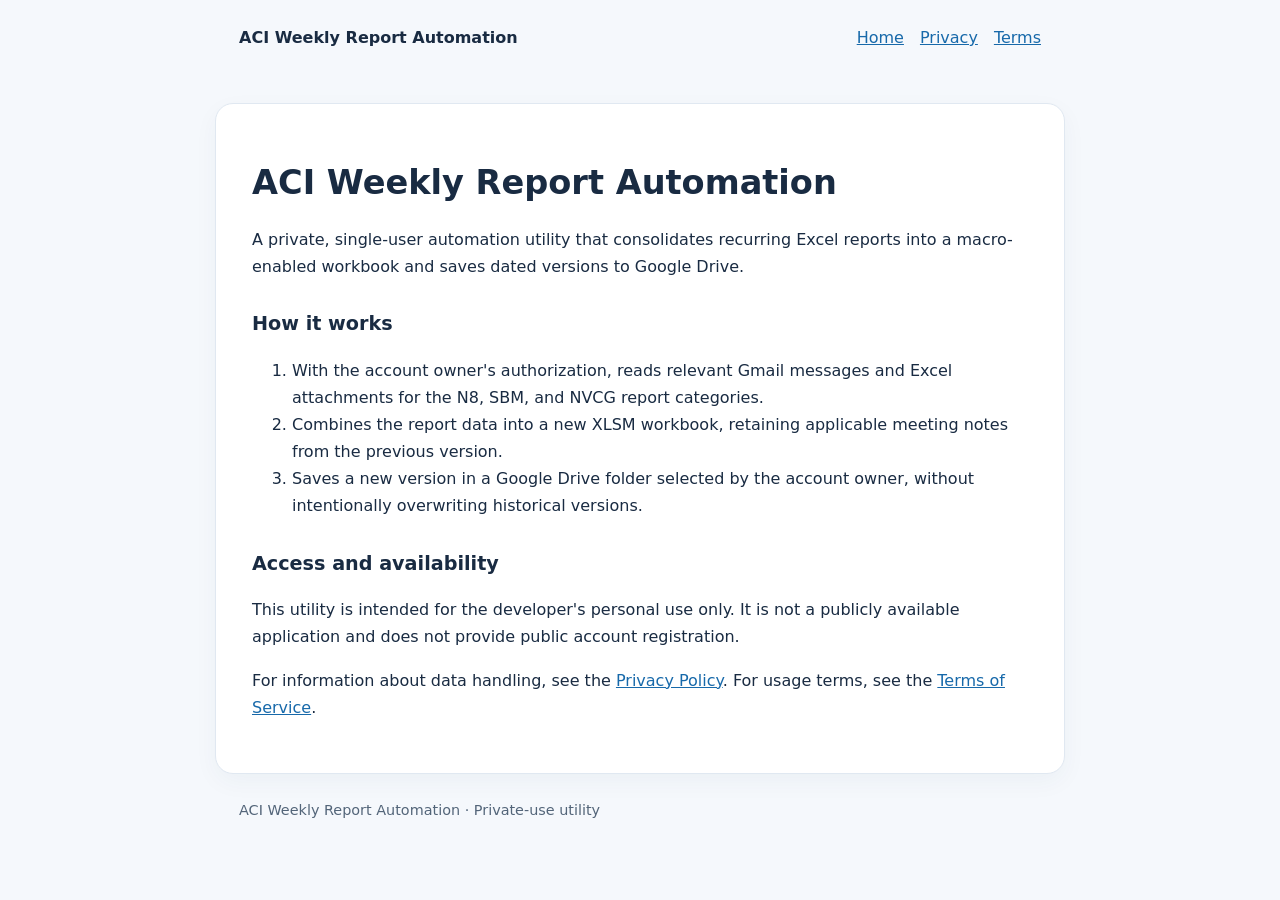
<file: index.html>
<!doctype html><html lang="en"><head><meta charset="utf-8"><meta name="viewport" content="width=device-width,initial-scale=1"><title>ACI Weekly Report Automation</title><link rel="stylesheet" href="style.css"></head><body><header><a class="brand" href="index.html">ACI Weekly Report Automation</a><nav><a href="index.html">Home</a><a href="privacy.html">Privacy</a><a href="terms.html">Terms</a></nav></header><main><h1>ACI Weekly Report Automation</h1><p>A private, single-user automation utility that consolidates recurring Excel reports into a macro-enabled workbook and saves dated versions to Google Drive.</p><h2>How it works</h2><ol><li>With the account owner's authorization, reads relevant Gmail messages and Excel attachments for the N8, SBM, and NVCG report categories.</li><li>Combines the report data into a new XLSM workbook, retaining applicable meeting notes from the previous version.</li><li>Saves a new version in a Google Drive folder selected by the account owner, without intentionally overwriting historical versions.</li></ol><h2>Access and availability</h2><p>This utility is intended for the developer's personal use only. It is not a publicly available application and does not provide public account registration.</p><p>For information about data handling, see the <a href="privacy.html">Privacy Policy</a>. For usage terms, see the <a href="terms.html">Terms of Service</a>.</p></main><footer>ACI Weekly Report Automation · Private-use utility</footer></body></html>
</file>
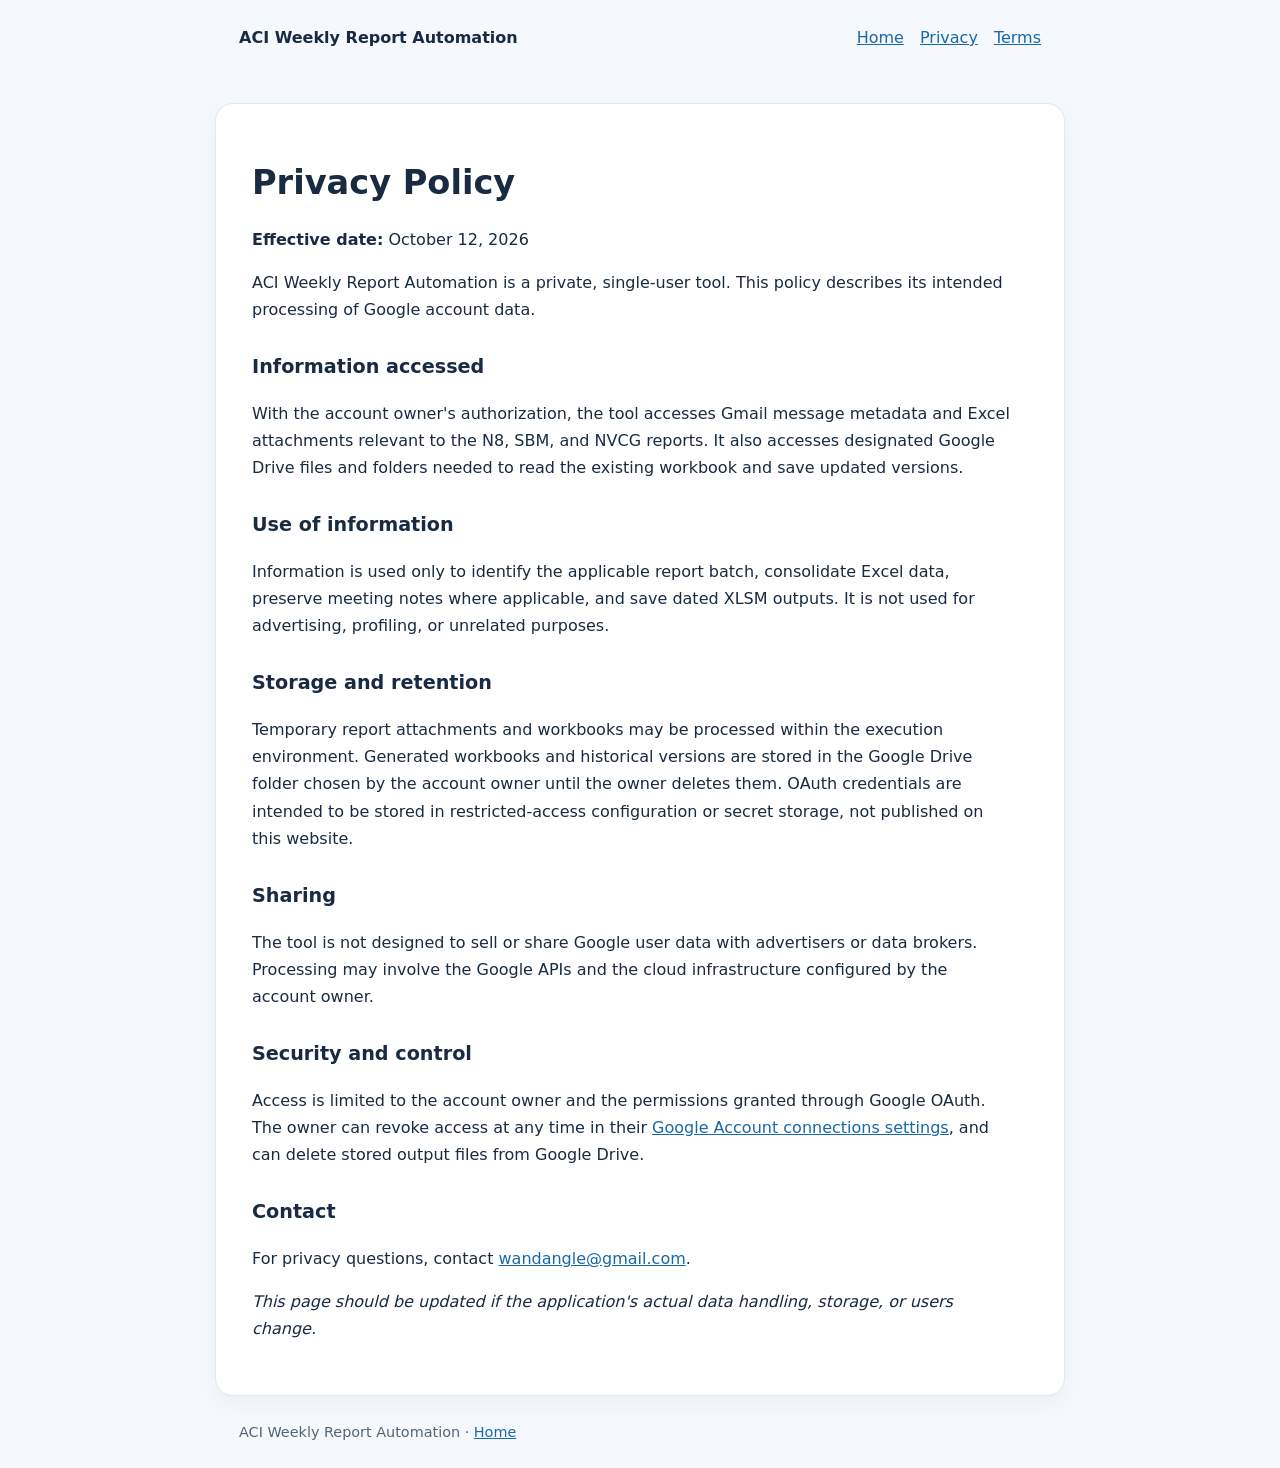
<file: privacy.html>
<!doctype html><html lang="en"><head><meta charset="utf-8"><meta name="viewport" content="width=device-width,initial-scale=1"><title>Privacy Policy — ACI Weekly Report Automation</title><link rel="stylesheet" href="style.css"></head><body><header><a class="brand" href="index.html">ACI Weekly Report Automation</a><nav><a href="index.html">Home</a><a href="privacy.html">Privacy</a><a href="terms.html">Terms</a></nav></header><main><h1>Privacy Policy</h1><p><strong>Effective date:</strong> October 12, 2026</p><p>ACI Weekly Report Automation is a private, single-user tool. This policy describes its intended processing of Google account data.</p><h2>Information accessed</h2><p>With the account owner's authorization, the tool accesses Gmail message metadata and Excel attachments relevant to the N8, SBM, and NVCG reports. It also accesses designated Google Drive files and folders needed to read the existing workbook and save updated versions.</p><h2>Use of information</h2><p>Information is used only to identify the applicable report batch, consolidate Excel data, preserve meeting notes where applicable, and save dated XLSM outputs. It is not used for advertising, profiling, or unrelated purposes.</p><h2>Storage and retention</h2><p>Temporary report attachments and workbooks may be processed within the execution environment. Generated workbooks and historical versions are stored in the Google Drive folder chosen by the account owner until the owner deletes them. OAuth credentials are intended to be stored in restricted-access configuration or secret storage, not published on this website.</p><h2>Sharing</h2><p>The tool is not designed to sell or share Google user data with advertisers or data brokers. Processing may involve the Google APIs and the cloud infrastructure configured by the account owner.</p><h2>Security and control</h2><p>Access is limited to the account owner and the permissions granted through Google OAuth. The owner can revoke access at any time in their <a href="https://myaccount.google.com/connections">Google Account connections settings</a>, and can delete stored output files from Google Drive.</p><h2>Contact</h2><p>For privacy questions, contact <a href="mailto:wandangle@gmail.com">wandangle@gmail.com</a>.</p><p><em>This page should be updated if the application's actual data handling, storage, or users change.</em></p></main><footer>ACI Weekly Report Automation · <a href="index.html">Home</a></footer></body></html>
</file>
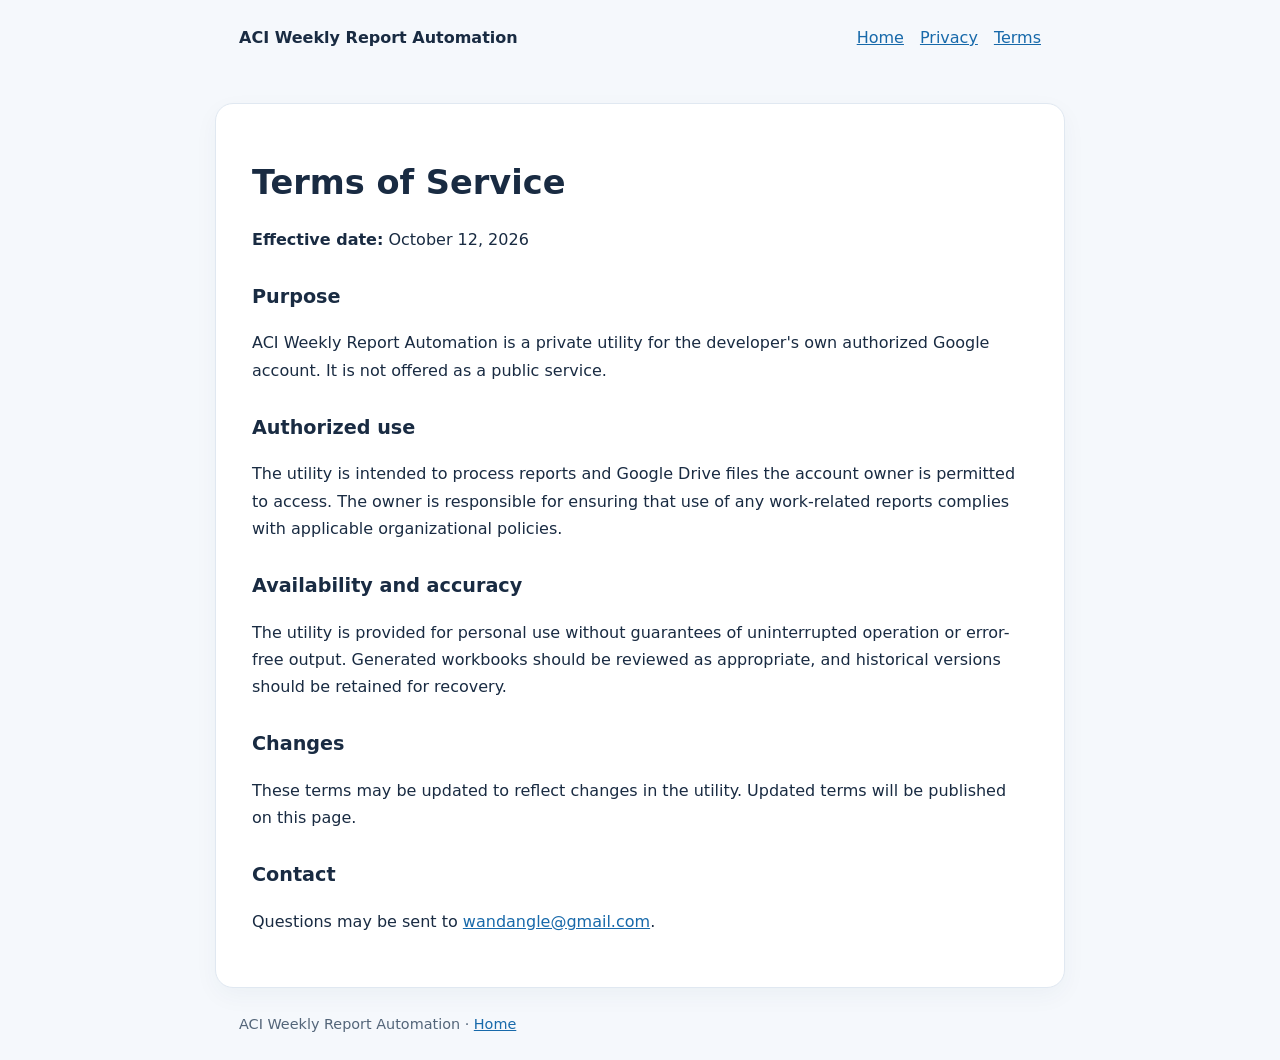
<file: terms.html>
<!doctype html><html lang="en"><head><meta charset="utf-8"><meta name="viewport" content="width=device-width,initial-scale=1"><title>Terms of Service — ACI Weekly Report Automation</title><link rel="stylesheet" href="style.css"></head><body><header><a class="brand" href="index.html">ACI Weekly Report Automation</a><nav><a href="index.html">Home</a><a href="privacy.html">Privacy</a><a href="terms.html">Terms</a></nav></header><main><h1>Terms of Service</h1><p><strong>Effective date:</strong> October 12, 2026</p><h2>Purpose</h2><p>ACI Weekly Report Automation is a private utility for the developer's own authorized Google account. It is not offered as a public service.</p><h2>Authorized use</h2><p>The utility is intended to process reports and Google Drive files the account owner is permitted to access. The owner is responsible for ensuring that use of any work-related reports complies with applicable organizational policies.</p><h2>Availability and accuracy</h2><p>The utility is provided for personal use without guarantees of uninterrupted operation or error-free output. Generated workbooks should be reviewed as appropriate, and historical versions should be retained for recovery.</p><h2>Changes</h2><p>These terms may be updated to reflect changes in the utility. Updated terms will be published on this page.</p><h2>Contact</h2><p>Questions may be sent to <a href="mailto:wandangle@gmail.com">wandangle@gmail.com</a>.</p></main><footer>ACI Weekly Report Automation · <a href="index.html">Home</a></footer></body></html>
</file>
<file: style.css>
:root{color-scheme:light;--ink:#192b42;--muted:#536579;--accent:#1769aa;--bg:#f5f8fc}*{box-sizing:border-box}body{margin:0;background:var(--bg);color:var(--ink);font:16px/1.7 system-ui,-apple-system,'Segoe UI',sans-serif}header,main,footer{max-width:850px;margin:auto;padding:24px}header{display:flex;justify-content:space-between;gap:18px;align-items:center}nav{display:flex;flex-wrap:wrap;gap:16px}a{color:var(--accent)}.brand{font-weight:750;text-decoration:none;color:var(--ink)}main{background:white;border:1px solid #e0e8f1;border-radius:18px;padding:36px;margin-top:28px;box-shadow:0 8px 25px #1e3a5f0b}h1{font-size:2.1rem;line-height:1.2}h2{font-size:1.2rem;margin-top:28px}p,li{max-width:75ch}footer{color:var(--muted);font-size:.9rem}@media(max-width:600px){header{display:block}main{margin:10px 12px;padding:22px}nav{margin-top:12px}}
</file>
